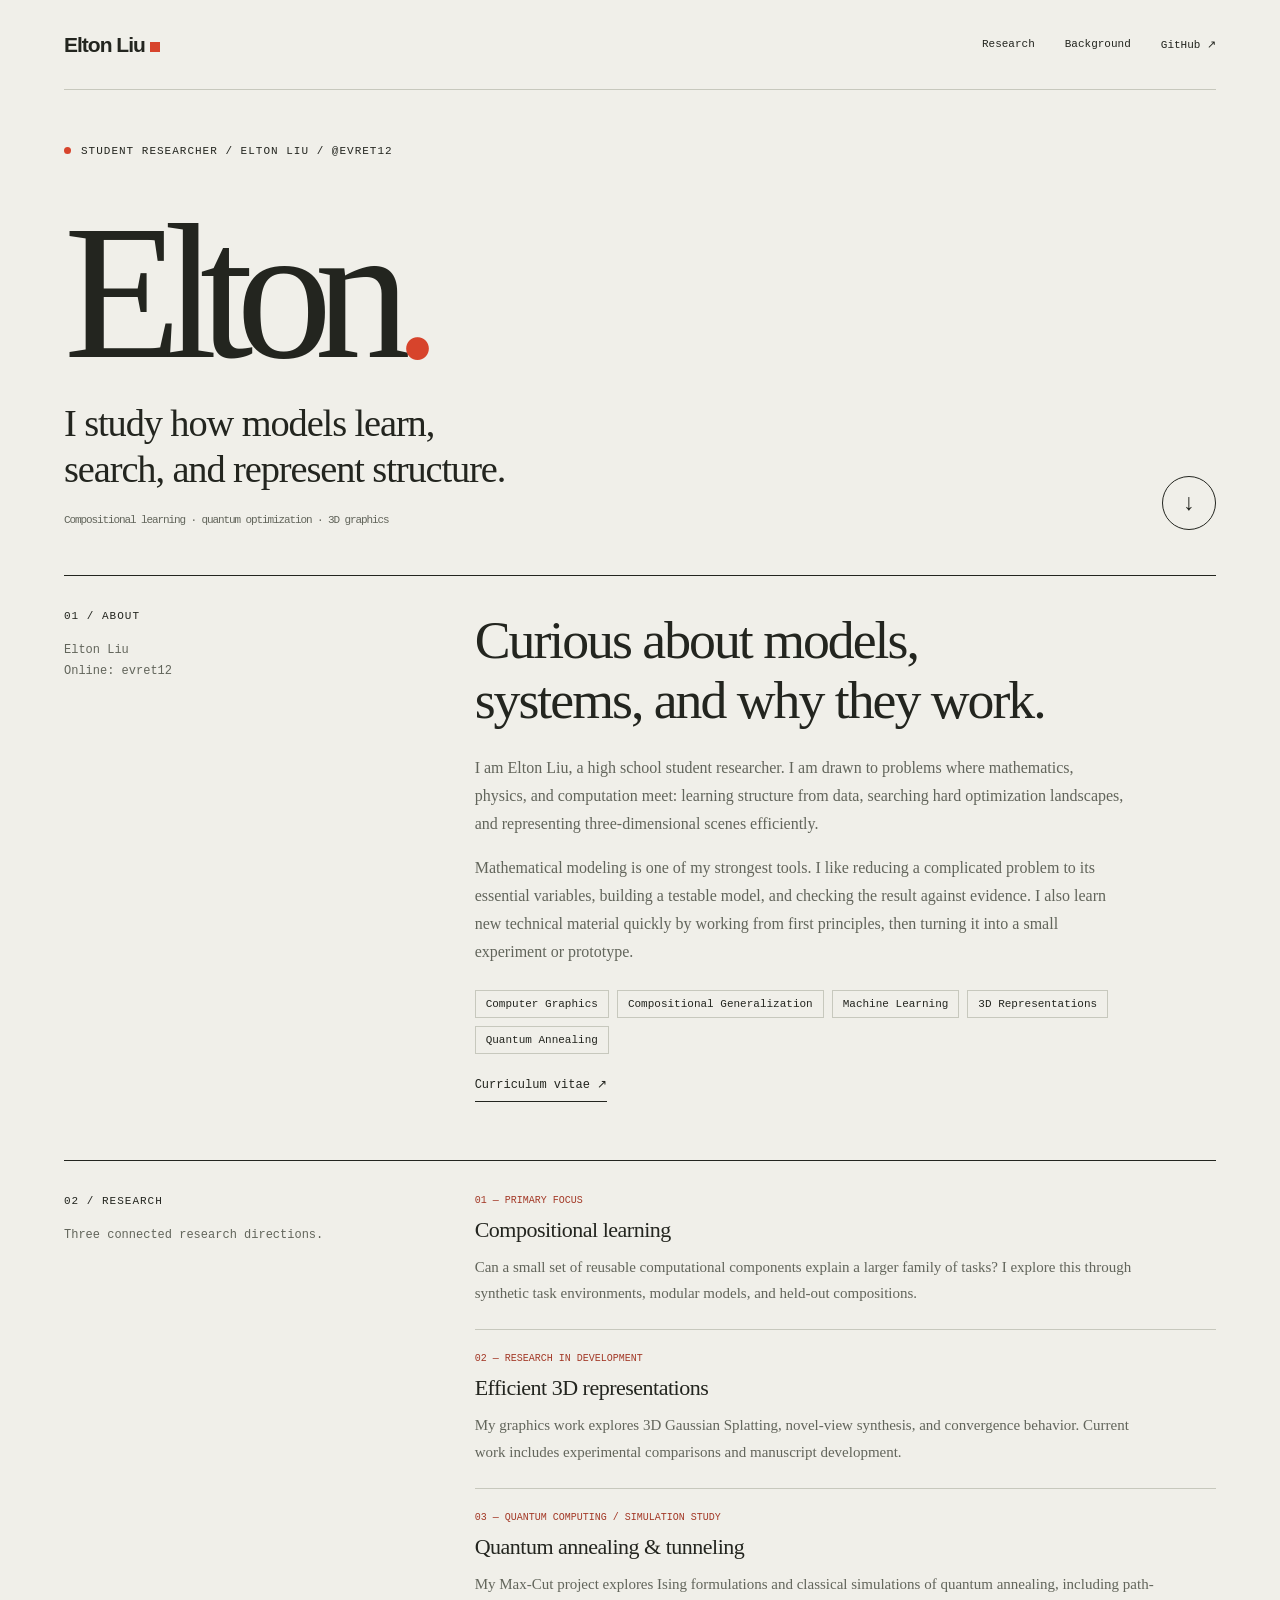
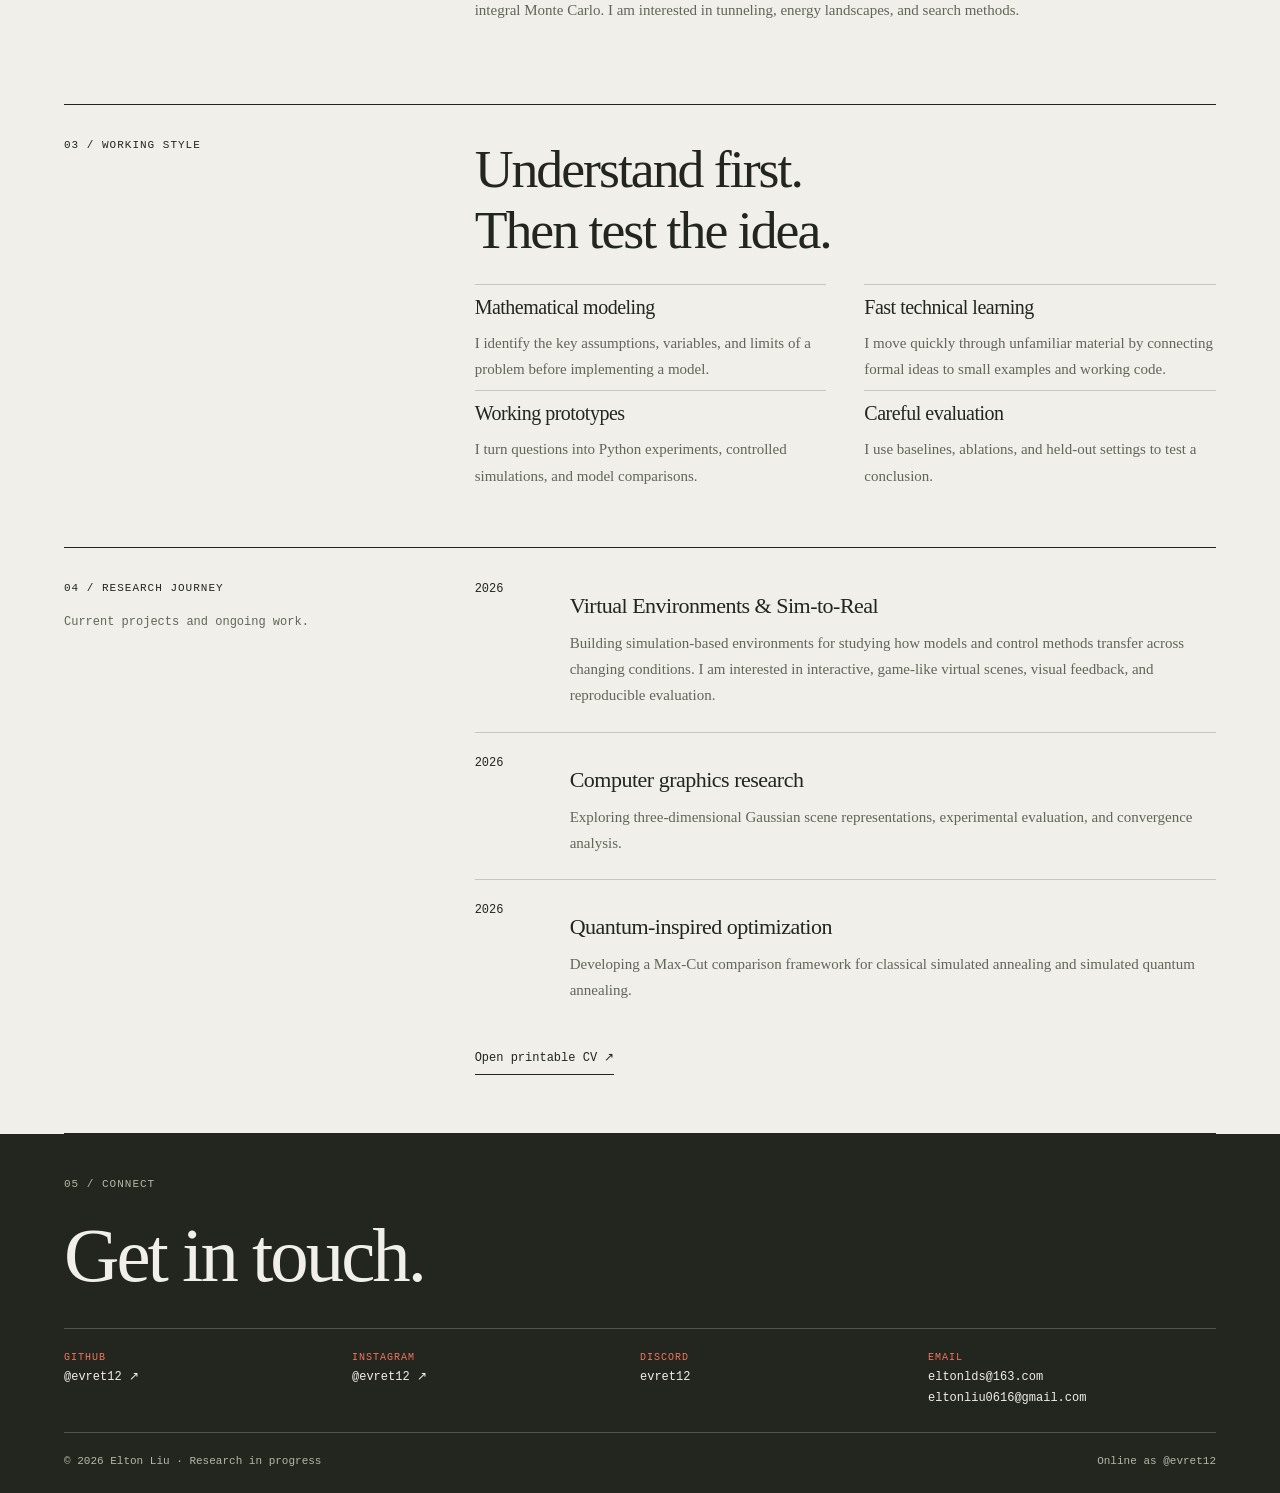
<file: index.html>
<!doctype html>
<html lang="en"><head><meta charset="utf-8"><meta name="viewport" content="width=device-width,initial-scale=1"><title>Elton Liu — Research</title><meta name="description" content="Elton Liu's research portfolio."><style>
:root{--paper:#f0efe9;--ink:#23251f;--accent:#d7442c;--line:#c7c8bd;--muted:#62655b}*{box-sizing:border-box}html{scroll-behavior:smooth}body{margin:0;background:var(--paper);color:var(--ink);font-family:Georgia,'Times New Roman',serif}a{color:inherit;text-decoration:none}.shell{max-width:1440px;margin:auto;padding:0 5vw}header{height:90px;display:flex;align-items:center;justify-content:space-between;border-bottom:1px solid var(--line)}.brand{font:600 21px 'Trebuchet MS',sans-serif;letter-spacing:-1px}.brand i{display:inline-block;width:10px;height:10px;background:var(--accent);margin-left:5px}nav,.label,.meta,.sub,.side-note,.tags span,.cv-link,footer,.connect-grid{font-family:'Courier New',monospace}nav{display:flex;gap:30px;font-size:11px}nav a:hover,.cv-link:hover{color:var(--accent)}.hero{padding:55px 0 45px;border-bottom:1px solid var(--ink)}.eyebrow{font:11px 'Courier New',monospace;letter-spacing:1px}.dot{display:inline-block;width:7px;height:7px;border-radius:50%;background:var(--accent);margin-right:10px}h1{font-size:clamp(86px,15vw,210px);font-weight:400;line-height:.84;letter-spacing:-.09em;margin:55px 0 28px}h1 span{color:var(--accent)}.hero-bottom{display:flex;justify-content:space-between;align-items:end;gap:30px}.intro{max-width:660px;font-size:clamp(22px,3vw,42px);line-height:1.18;letter-spacing:-1.1px;margin:0}.sub{display:block;font-size:11px;line-height:1.7;color:var(--muted);margin-top:19px}.down{display:grid;place-items:center;border:1px solid var(--ink);border-radius:50%;width:54px;height:54px;font-size:23px}.section{border-bottom:1px solid var(--ink);padding:34px 0 58px;display:grid;grid-template-columns:1fr 2fr;gap:40px}.label{font-size:11px;letter-spacing:1px}.side-note{font-size:12px;line-height:1.8;color:var(--muted);margin:18px 0 0}.section h2{font-size:clamp(31px,4.2vw,56px);font-weight:400;letter-spacing:-2px;line-height:1.12;margin:0 0 24px}.bodycopy{max-width:650px;font-size:16px;line-height:1.75;color:var(--muted)}.tags{display:flex;flex-wrap:wrap;gap:8px;margin-top:24px}.tags span{border:1px solid var(--line);padding:7px 10px;font-size:11px}.cv-link{display:inline-block;border-bottom:1px solid var(--ink);padding:9px 0;font-size:12px;margin-top:14px}.research-row,.timeline{border-top:1px solid var(--line);padding:23px 0}.research-row:first-child,.timeline:first-child{border-top:0;padding-top:0}.meta{font-size:10px;color:#a33927}.research-row h3,.timeline h3,.skills h3{font-size:22px;font-weight:400;letter-spacing:-.5px;margin:11px 0}.research-row p,.timeline p,.skills p{font-size:15px;line-height:1.75;color:var(--muted);max-width:680px;margin:0}.skills{display:grid;grid-template-columns:1fr 1fr;gap:8px 38px}.skills article{border-top:1px solid var(--line)}.skills h3{font-size:20px}.timeline{display:grid;grid-template-columns:75px 1fr;gap:20px}.timeline time{font:12px 'Courier New',monospace}.contact{background:var(--ink);color:var(--paper);padding:44px 5vw 26px}.contact-inner{max-width:1340px;margin:auto}.contact .label{color:#b4b8a8}.contact-title{font-size:clamp(38px,6vw,78px);font-weight:400;letter-spacing:-3px;margin:22px 0 28px}.connect-grid{display:grid;grid-template-columns:repeat(4,1fr);border-top:1px solid #505347}.connect-grid a,.connect-grid div{min-height:104px;padding:20px 16px 16px 0;border-bottom:1px solid #505347;font-size:12px;line-height:1.8}.connect-grid a:hover{color:#f0755c}.connect-grid strong{display:block;color:#f0755c;font-size:10px;letter-spacing:1px;font-weight:400}footer{padding-top:22px;display:flex;justify-content:space-between;font-size:11px;color:#b4b8a8}@media(max-width:650px){.shell{padding:0 6vw}header{height:76px}nav{gap:15px;font-size:10px}.hero{padding-top:40px}h1{margin:67px 0 24px}.intro{font-size:20px}.section{grid-template-columns:1fr;gap:25px;padding:28px 0 42px}.skills{grid-template-columns:1fr}.timeline{grid-template-columns:60px 1fr;gap:13px}.connect-grid{grid-template-columns:1fr 1fr}.connect-grid a,.connect-grid div{min-height:90px}footer{gap:15px;line-height:1.6}}
</style></head><body>
<div class="shell"><header><a class="brand" href="#">Elton Liu<i></i></a><nav><a href="#research">Research</a><a href="#experience">Background</a><a href="https://github.com/evret12">GitHub ↗</a></nav></header><main>
<section class="hero"><div class="eyebrow"><span class="dot"></span>STUDENT RESEARCHER / ELTON LIU / @EVRET12</div><h1>Elton<span>.</span></h1><div class="hero-bottom"><p class="intro">I study how models learn,<br>search, and represent structure.<span class="sub">Compositional learning · quantum optimization · 3D graphics</span></p><a class="down" href="#research">↓</a></div></section>
<section class="section"><div><div class="label">01 / ABOUT</div><p class="side-note">Elton Liu<br>Online: evret12</p></div><div><h2>Curious about models,<br>systems, and why they work.</h2><p class="bodycopy">I am Elton Liu, a high school student researcher. I am drawn to problems where mathematics, physics, and computation meet: learning structure from data, searching hard optimization landscapes, and representing three-dimensional scenes efficiently.</p><p class="bodycopy">Mathematical modeling is one of my strongest tools. I like reducing a complicated problem to its essential variables, building a testable model, and checking the result against evidence. I also learn new technical material quickly by working from first principles, then turning it into a small experiment or prototype.</p><div class="tags"><span>Computer Graphics</span><span>Compositional Generalization</span><span>Machine Learning</span><span>3D Representations</span><span>Quantum Annealing</span></div><a class="cv-link" href="cv.html">Curriculum vitae ↗</a></div></section>
<section class="section" id="research"><div><div class="label">02 / RESEARCH</div><p class="side-note">Three connected research directions.</p></div><div><article class="research-row"><div class="meta">01 — PRIMARY FOCUS</div><h3>Compositional learning</h3><p>Can a small set of reusable computational components explain a larger family of tasks? I explore this through synthetic task environments, modular models, and held-out compositions.</p></article><article class="research-row"><div class="meta">02 — RESEARCH IN DEVELOPMENT</div><h3>Efficient 3D representations</h3><p>My graphics work explores 3D Gaussian Splatting, novel-view synthesis, and convergence behavior. Current work includes experimental comparisons and manuscript development.</p></article><article class="research-row"><div class="meta">03 — QUANTUM COMPUTING / SIMULATION STUDY</div><h3>Quantum annealing &amp; tunneling</h3><p>My Max-Cut project explores Ising formulations and classical simulations of quantum annealing, including path-integral Monte Carlo. I am interested in tunneling, energy landscapes, and search methods.</p></article></div></section>
<section class="section"><div class="label">03 / WORKING STYLE</div><div><h2>Understand first.<br>Then test the idea.</h2><div class="skills"><article><h3>Mathematical modeling</h3><p>I identify the key assumptions, variables, and limits of a problem before implementing a model.</p></article><article><h3>Fast technical learning</h3><p>I move quickly through unfamiliar material by connecting formal ideas to small examples and working code.</p></article><article><h3>Working prototypes</h3><p>I turn questions into Python experiments, controlled simulations, and model comparisons.</p></article><article><h3>Careful evaluation</h3><p>I use baselines, ablations, and held-out settings to test a conclusion.</p></article></div></div></section>
<section class="section" id="experience"><div><div class="label">04 / RESEARCH JOURNEY</div><p class="side-note">Current projects and ongoing work.</p></div><div><div class="timeline"><time>2026</time><div><h3>Virtual Environments &amp; Sim-to-Real</h3><p>Building simulation-based environments for studying how models and control methods transfer across changing conditions. I am interested in interactive, game-like virtual scenes, visual feedback, and reproducible evaluation.</p></div></div><div class="timeline"><time>2026</time><div><h3>Computer graphics research</h3><p>Exploring three-dimensional Gaussian scene representations, experimental evaluation, and convergence analysis.</p></div></div><div class="timeline"><time>2026</time><div><h3>Quantum-inspired optimization</h3><p>Developing a Max-Cut comparison framework for classical simulated annealing and simulated quantum annealing.</p></div></div><a class="cv-link" href="cv.html">Open printable CV ↗</a></div></section>
</main></div><section class="contact"><div class="contact-inner"><div class="label">05 / CONNECT</div><h2 class="contact-title">Get in touch.</h2><div class="connect-grid"><a href="https://github.com/evret12"><strong>GITHUB</strong>@evret12 ↗</a><a href="https://www.instagram.com/evret12/"><strong>INSTAGRAM</strong>@evret12 ↗</a><div><strong>DISCORD</strong>evret12</div><a href="mailto:eltonlds@163.com"><strong>EMAIL</strong>eltonlds@163.com<br>eltonliu0616@gmail.com</a></div><footer><span>© 2026 Elton Liu · Research in progress</span><span>Online as @evret12</span></footer></div></section>
</body></html>
</file>
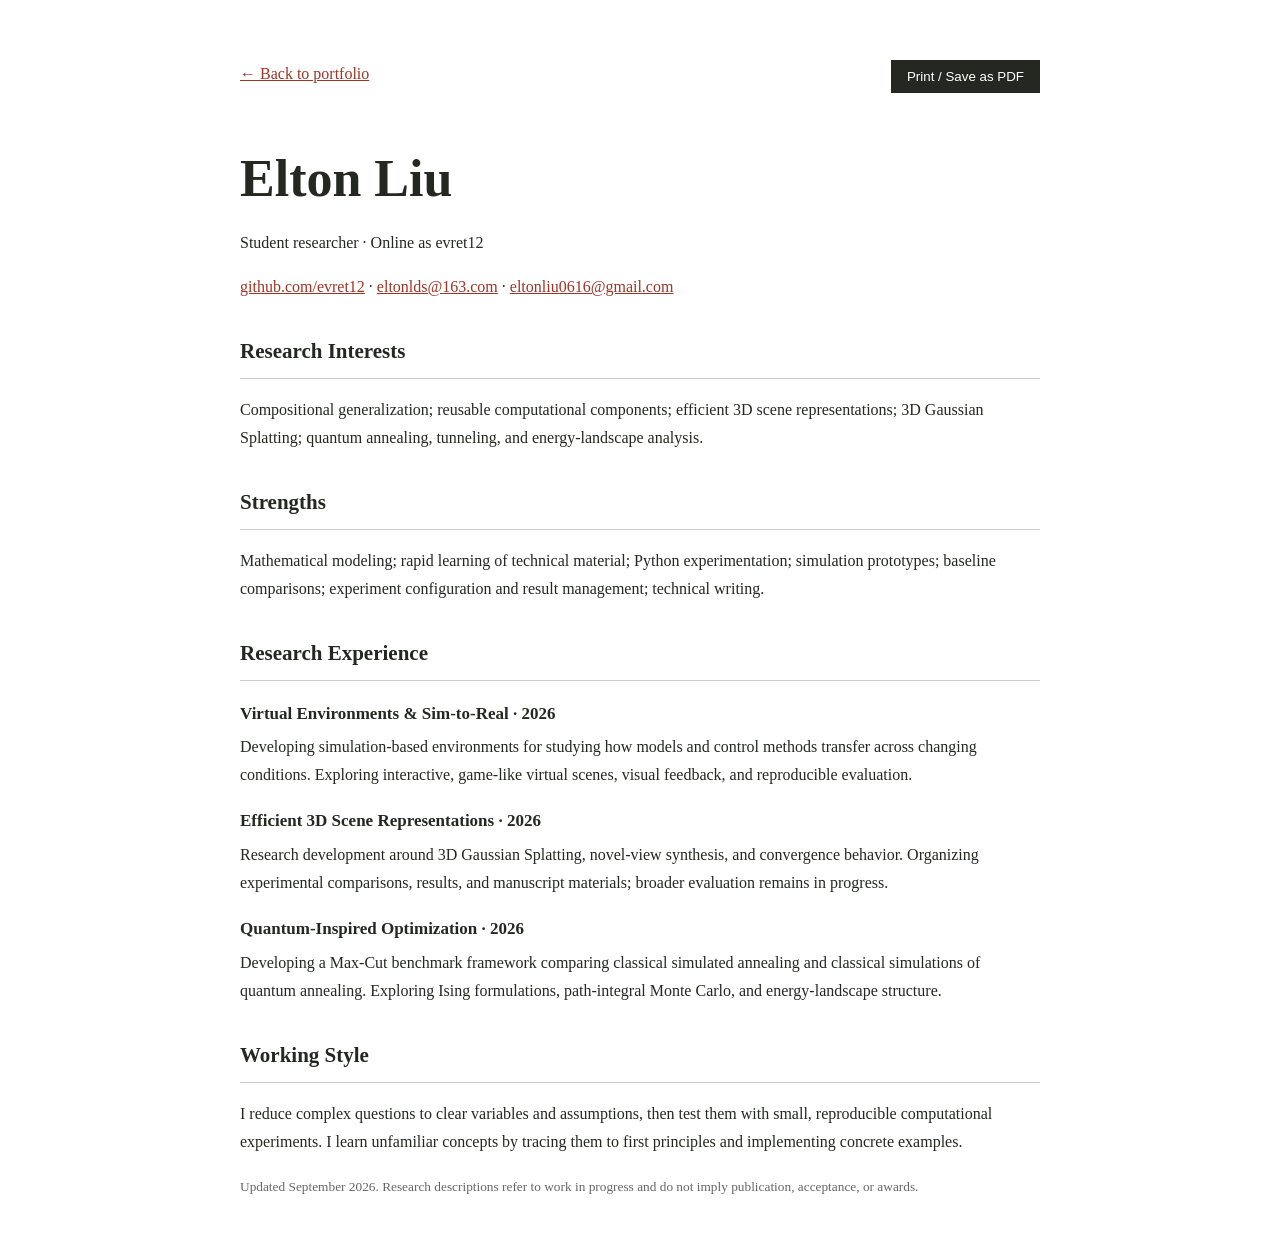
<file: cv.html>
<!doctype html>
<html lang="en"><head><meta charset="utf-8"><meta name="viewport" content="width=device-width,initial-scale=1"><title>Elton Liu — Curriculum Vitae</title><style>body{font-family:Georgia,'Times New Roman',serif;color:#252820;max-width:800px;margin:60px auto;padding:0 25px;line-height:1.75}h1{font-size:52px;margin:0}h2{font-size:21px;border-bottom:1px solid #ccc;padding-bottom:8px;margin-top:32px}h3{font-size:17px;margin-bottom:4px}p{margin-top:5px}a{color:#9c3525}button{padding:9px 16px;background:#252820;color:#fff;border:0;cursor:pointer}nav{display:flex;justify-content:space-between;margin-bottom:40px}small{color:#666}@media print{nav{display:none}body{margin:0;max-width:none;font-size:11pt}h1{font-size:30pt}h2{break-after:avoid}article{break-inside:avoid}@page{margin:18mm}}</style></head><body><nav><a href="index.html">← Back to portfolio</a><button onclick="window.print()">Print / Save as PDF</button></nav><h1>Elton Liu</h1><p>Student researcher · Online as evret12</p><p><a href="https://github.com/evret12">github.com/evret12</a> · <a href="mailto:eltonlds@163.com">eltonlds@163.com</a> · <a href="mailto:eltonliu0616@gmail.com">eltonliu0616@gmail.com</a></p><h2>Research Interests</h2><p>Compositional generalization; reusable computational components; efficient 3D scene representations; 3D Gaussian Splatting; quantum annealing, tunneling, and energy-landscape analysis.</p><h2>Strengths</h2><p>Mathematical modeling; rapid learning of technical material; Python experimentation; simulation prototypes; baseline comparisons; experiment configuration and result management; technical writing.</p><h2>Research Experience</h2><article><h3>Virtual Environments &amp; Sim-to-Real · 2026</h3><p>Developing simulation-based environments for studying how models and control methods transfer across changing conditions. Exploring interactive, game-like virtual scenes, visual feedback, and reproducible evaluation.</p></article><article><h3>Efficient 3D Scene Representations · 2026</h3><p>Research development around 3D Gaussian Splatting, novel-view synthesis, and convergence behavior. Organizing experimental comparisons, results, and manuscript materials; broader evaluation remains in progress.</p></article><article><h3>Quantum-Inspired Optimization · 2026</h3><p>Developing a Max-Cut benchmark framework comparing classical simulated annealing and classical simulations of quantum annealing. Exploring Ising formulations, path-integral Monte Carlo, and energy-landscape structure.</p></article><h2>Working Style</h2><p>I reduce complex questions to clear variables and assumptions, then test them with small, reproducible computational experiments. I learn unfamiliar concepts by tracing them to first principles and implementing concrete examples.</p><small>Updated September 2026. Research descriptions refer to work in progress and do not imply publication, acceptance, or awards.</small></body></html>
</file>
